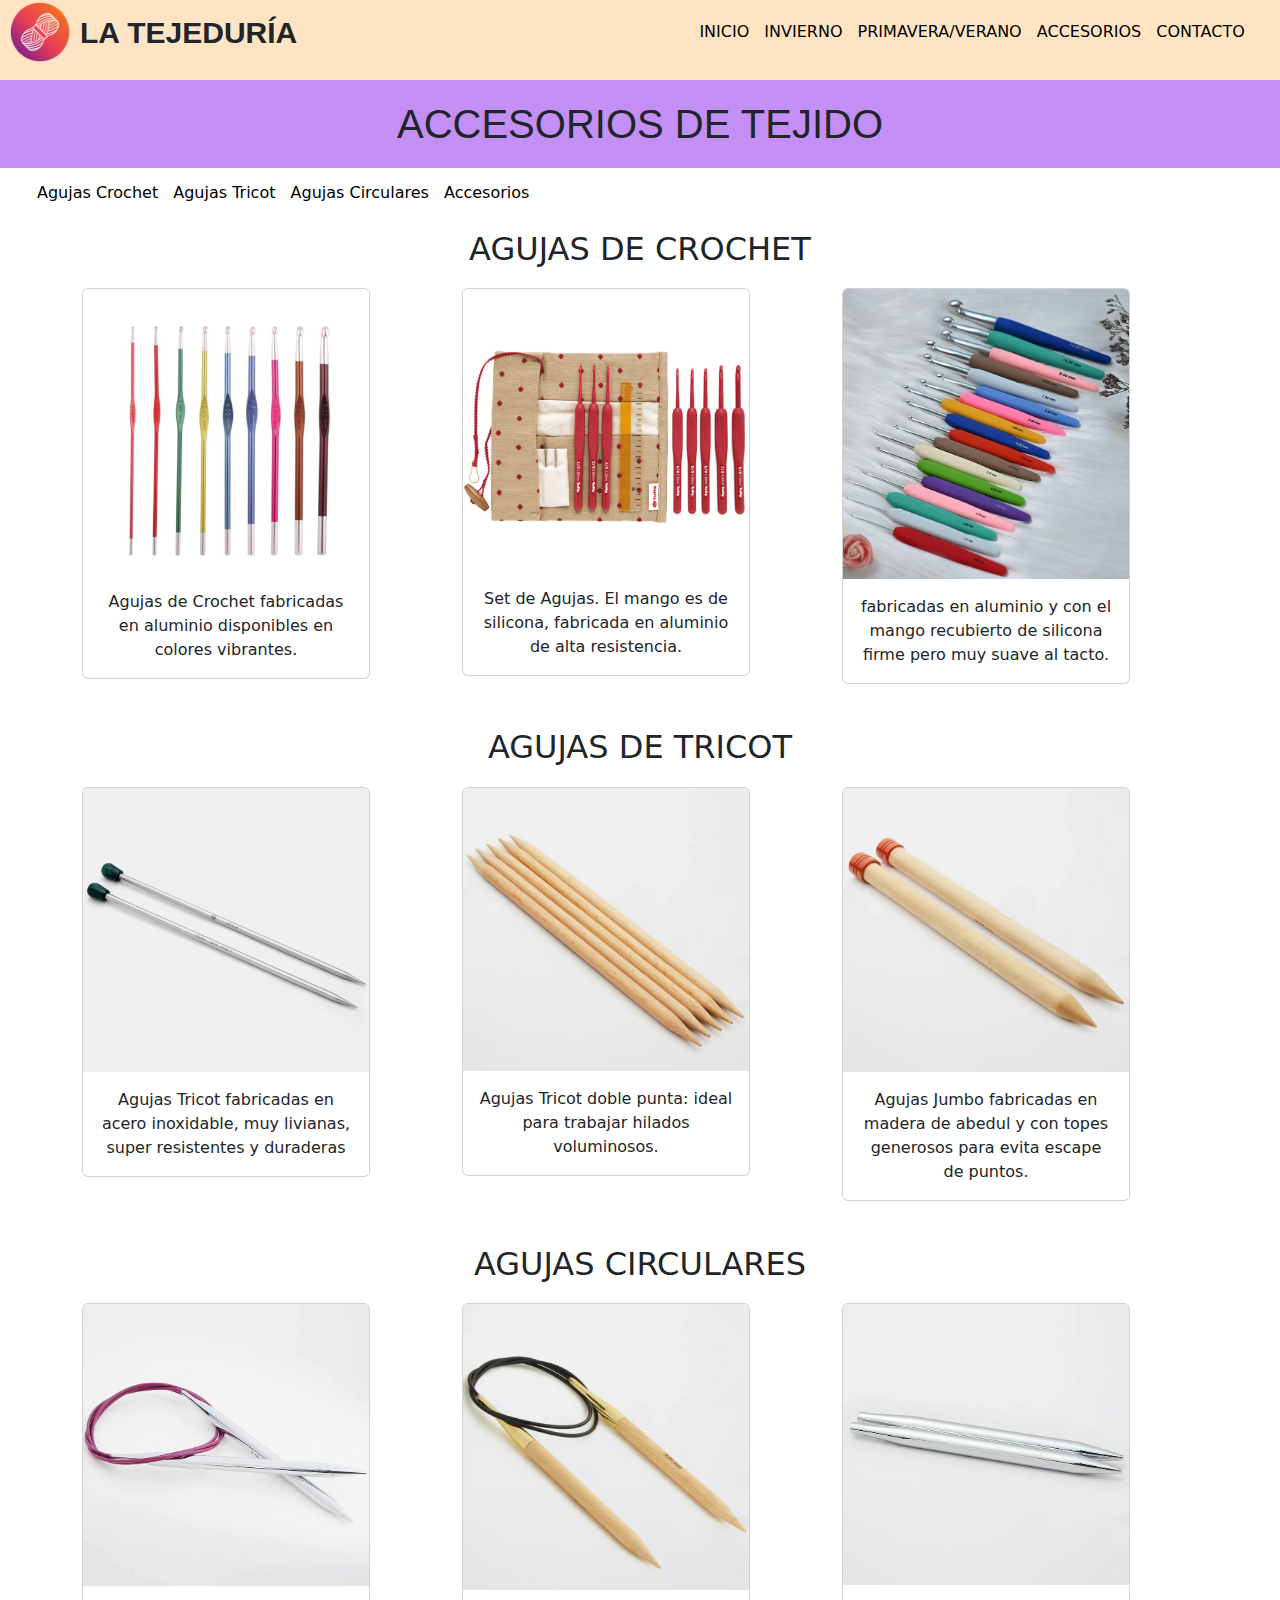
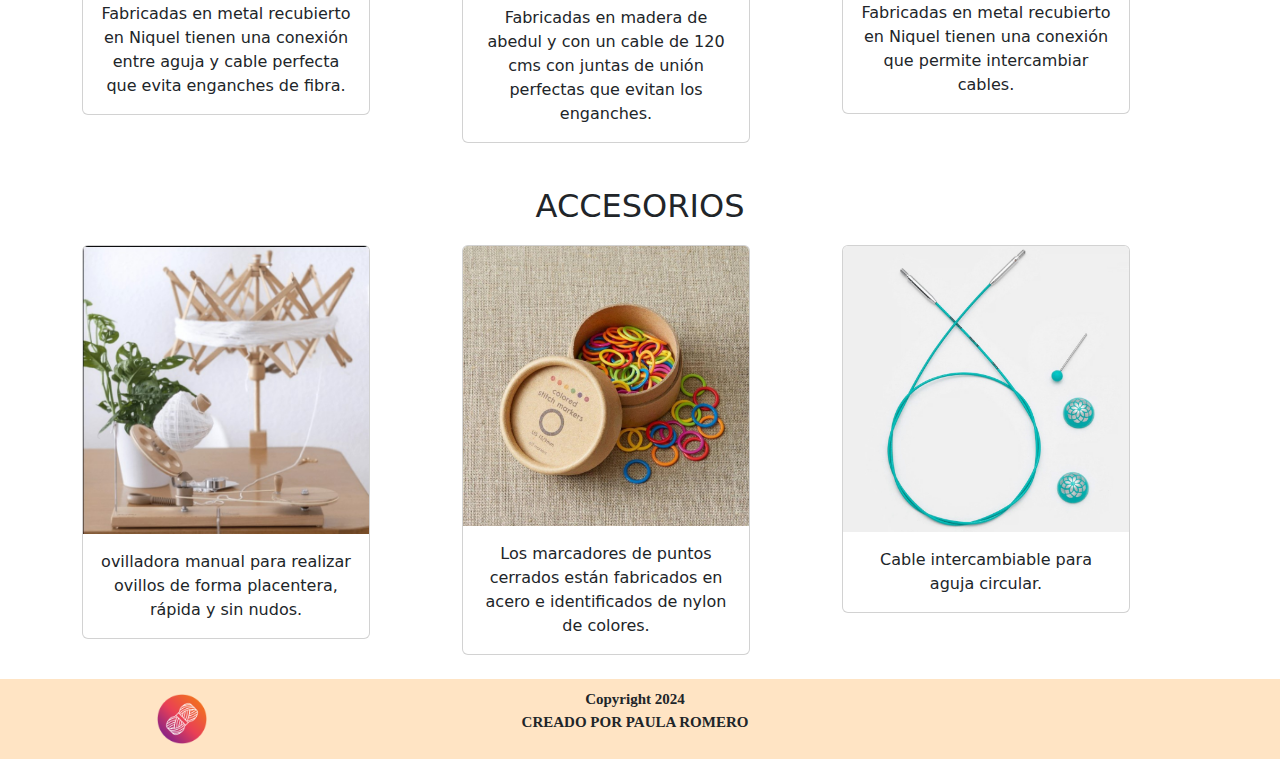
<file: pages/Accesorios.html>
<!DOCTYPE html>
<html lang="en">

<head>
    <meta charset="UTF-8">
    <meta name="viewport" content="width=device-width, initial-scale=1.0">
    <meta name="keywords" content="lana, tejido, cashmilon, agujas rectas, agujas de crochet, tricot, agujas circulares, accesorios de tejido, clases de tejido">
    <meta name="description" content="La Tejeduría, proovedor de insumos de tejido artesanal e industrial. Ofrecemos talleres y clases de tejido.">
    <link rel="icon" href="../icons/favicon.ico" type="image/x-icon">
    <link rel="stylesheet" href="https://cdnjs.cloudflare.com/ajax/libs/font-awesome/6.6.0/css/all.min.css"
        integrity="sha512-Kc323vGBEqzTmouAECnVceyQqyqdsSiqLQISBL29aUW4U/M7pSPA/gEUZQqv1cwx4OnYxTxve5UMg5GT6L4JJg=="
        crossorigin="anonymous" referrerpolicy="no-referrer" />
    <!--animate.style-->
    <link rel="stylesheet" href="https://cdnjs.cloudflare.com/ajax/libs/animate.css/4.1.1/animate.min.css" />
    <link rel="stylesheet" href="	https://cdn.jsdelivr.net/npm/bootstrap@5.3.3/dist/css/bootstrap.min.css">
    <link rel="stylesheet" href="../css/style.css">
    <title>ACCESORIOS</title>
</head>

<body>
    <header id="header">
        <nav id="navBar">
            <div id="navBar__Logo" class="animate__animated animate__lightSpeedInLeft">
                <figure>
                    <img class="logo-header" src="../icons/logo.png" alt="logoHeader">
                </figure>
                <p>LA TEJEDURÍA</p>
            </div>
            <!-- Checkbox to toggle  dropdown menu -->
            <input type="checkbox" id="toggle-menu">
            <!-- lable for mediaquery menu -->
            <label for="toggle-menu" class="hamburger">&#9776;</label>

            <ul id="menu">
                <li><a href="../index.html">INICIO</a></li>
                <li><a href="Invierno.html">INVIERNO</a></li>
                <li><a href="PrimaveraVerano.html">PRIMAVERA/VERANO</a></li>
                <li><a href="#">ACCESORIOS</a></li>
                <li><a href="Contacto.html">CONTACTO</a></li>
                <li><a href=""><i class="fa-solid fa-magnifying-glass"></i></a></li>
                <li><a href=""><i class="fa-solid fa-user"></i></a></li>
            </ul>
        </nav>
    </header>
    <main>
        <H1 class="accesorios__h1">ACCESORIOS DE TEJIDO</H1>

        <section id="linksAccesorios">
            <ul>
                <li><a href="#agujasCrochet">Agujas Crochet</a></li> <!--LINK TO SAME PAGE COME BACK TO THIS-->
                <li><a href="#agujasTricot">Agujas Tricot</a></li>
                <li><a href="#agujasCirculares">Agujas Circulares</a></li>
                <li><a href="#accesorios">Accesorios</a></li>
            </ul>
        </section>


        <!--AGUJAS CROCHET.-->
        <section id="agujasCrochet">
            <div class="crochet__h2">
                <h2>AGUJAS DE CROCHET</h2>
            </div>
            <div class="container text-center">
                <div class="row">
                    <div class="col pb-4">
                        <div class="card" style="width: 18rem;">
                            <img src="../images/agujacrochet.jpg" class="card-img-top" alt="crochet de metal">
                            <div class="card-body">
                                <p class="card-text">Agujas de Crochet fabricadas en aluminio disponibles en colores
                                    vibrantes.</p>
                            </div>
                        </div>
                    </div>
                    <div class="col pb-4">
                        <div class="card" style="width: 18rem;">
                            <img src="../images/agujacrochet1.jpg" class="card-img-top" alt="Set Tulip">
                            <div class="card-body">
                                <p class="card-text">Set de Agujas. El mango es de silicona, fabricada en aluminio
                                    de
                                    alta resistencia.</p>
                            </div>
                        </div>
                    </div>
                    <div class="col pb-4">
                        <div class="card" style="width: 18rem;">
                            <img src="../images/agujacrochet2.jpg" class="card-img-top" alt="crochet de silicona">
                            <div class="card-body">
                                <p class="card-text">fabricadas en aluminio y con el mango recubierto de silicona
                                    firme
                                    pero muy suave al tacto. </p>
                            </div>
                        </div>
                    </div>
                </div>
            </div>
            </div>
        </section>



        <!--AGUJAS TRICOT-->
        <section id="agujasTricot">
            <div class="tricot__h2">
                <h2>AGUJAS DE TRICOT</h2>
            </div>
            <div class="container text-center">
                <div class="row">
                    <div class="col pb-4">
                        <div class="card" style="width: 18rem;">
                            <img src="../images/rectas.jpg" class="card-img-top" alt="rectas ">
                            <div class="card-body">
                                <p class="card-text">Agujas Tricot fabricadas en acero inoxidable, muy livianas, super
                                    resistentes y duraderas</p>
                            </div>
                        </div>
                    </div>
                    <div class="col pb-4">
                        <div class="card" style="width: 18rem;">
                            <img src="../images/rectas1.jpg" class="card-img-top" alt="rectas doble punta">
                            <div class="card-body">
                                <p class="card-text">Agujas Tricot doble punta: ideal para trabajar hilados voluminosos.
                                </p>
                            </div>
                        </div>
                    </div>
                    <div class="col pb-4">
                        <div class="card" style="width: 18rem;">
                            <img src="../images/rectas2.jpg" class="card-img-top" alt="rectas jumbo">
                            <div class="card-body">
                                <p class="card-text">Agujas Jumbo fabricadas en madera de abedul y con topes generosos
                                    para evita escape de puntos.</p>
                            </div>
                        </div>
                    </div>
                </div>
            </div>
            </div>
        </section>


        <!--AGUJAS CIRCULARES-->
        <section id="agujasCirculares">
            <div class="circulares__h2">
                <h2>AGUJAS CIRCULARES</h2>
            </div>
            <div class="container text-center">
                <div class="row">
                    <div class="col pb-4">
                        <div class="card" style="width: 18rem;">
                            <img src="../images/circulares.jpg" class="card-img-top" alt="circular metal">
                            <div class="card-body">
                                <p class="card-text">Fabricadas en metal recubierto en Niquel tienen una conexión entre
                                    aguja y cable perfecta que evita enganches de fibra.</p>
                            </div>
                        </div>
                    </div>
                    <div class="col pb-4">
                        <div class="card" style="width: 18rem;">
                            <img src="../images/circulares1.jpg" class="card-img-top" alt="circular birch">
                            <div class="card-body">
                                <p class="card-text"> Fabricadas en madera de abedul y con un cable de 120 cms con
                                    juntas de unión perfectas que evitan los enganches.</p>
                            </div>
                        </div>
                    </div>
                    <div class="col pb-4">
                        <div class="card" style="width: 18rem;">
                            <img src="../images/circulares2.jpg" class="card-img-top" alt="intercambiables ">
                            <div class="card-body">
                                <p class="card-text">Fabricadas en metal recubierto en Niquel tienen una conexión que
                                    permite intercambiar cables.</p>
                            </div>
                        </div>
                    </div>
                </div>
            </div>
            </div>
        </section>


        <!--ACCESORIOS-->
        <section id="accesorios">
            <div class="accesorios__h2">
                <h2>ACCESORIOS</h2>
            </div>
            <div class="container text-center">
                <div class="row">
                    <div class="col pb-4">
                        <div class="card" style="width: 18rem;">
                            <img src="../images/accesorio.jpg" class="card-img-top" alt="Devanador">
                            <div class="card-body">
                                <p class="card-text">ovilladora manual para realizar ovillos de forma placentera, rápida
                                    y sin nudos. </p>
                            </div>
                        </div>
                    </div>
                    <div class="col pb-4">
                        <div class="card" style="width: 18rem;">
                            <img src="../images/accesorio1.jpg" class="card-img-top" alt="Marcador de puntos">
                            <div class="card-body">
                                <p class="card-text">Los marcadores de puntos cerrados están fabricados en acero e
                                    identificados de nylon de colores.</p>
                            </div>
                        </div>
                    </div>
                    <div class="col pb-4">
                        <div class="card" style="width: 18rem;">
                            <img src="../images/accesorio2.jpg" class="card-img-top" alt="cable intercambiable">
                            <div class=" card-body ">
                                <p class=" card-text">Cable intercambiable para aguja circular.</p>
                            </div>
                        </div>
                    </div>
                </div>
            </div>
            </div>
        </section>





    </main>
    <footer id="footer">
        <section class="footer-logo">
            <img src="../icons/logo.png" alt="">
        </section>
        <section class="footer-copyright">
            <article>
                <p>Copyright 2024 <br> CREADO POR PAULA ROMERO</p>
            </article>
        </section>
        <section class="footer-redes">
            <a href=""><i class="fa-brands fa-facebook"></i></a>
            <a href=""><i class="fa-brands fa-instagram"></i></a>
            <a href=""><i class="fa-brands fa-youtube"></i></a>
            <a href=""><i class="fa-brands fa-whatsapp"></i></a>
        </section>

    </footer>
    <script src="https://cdn.jsdelivr.net/npm/bootstrap@5.3.3/dist/js/bootstrap.bundle.min.js"></script>
</body>

</html>
</file>
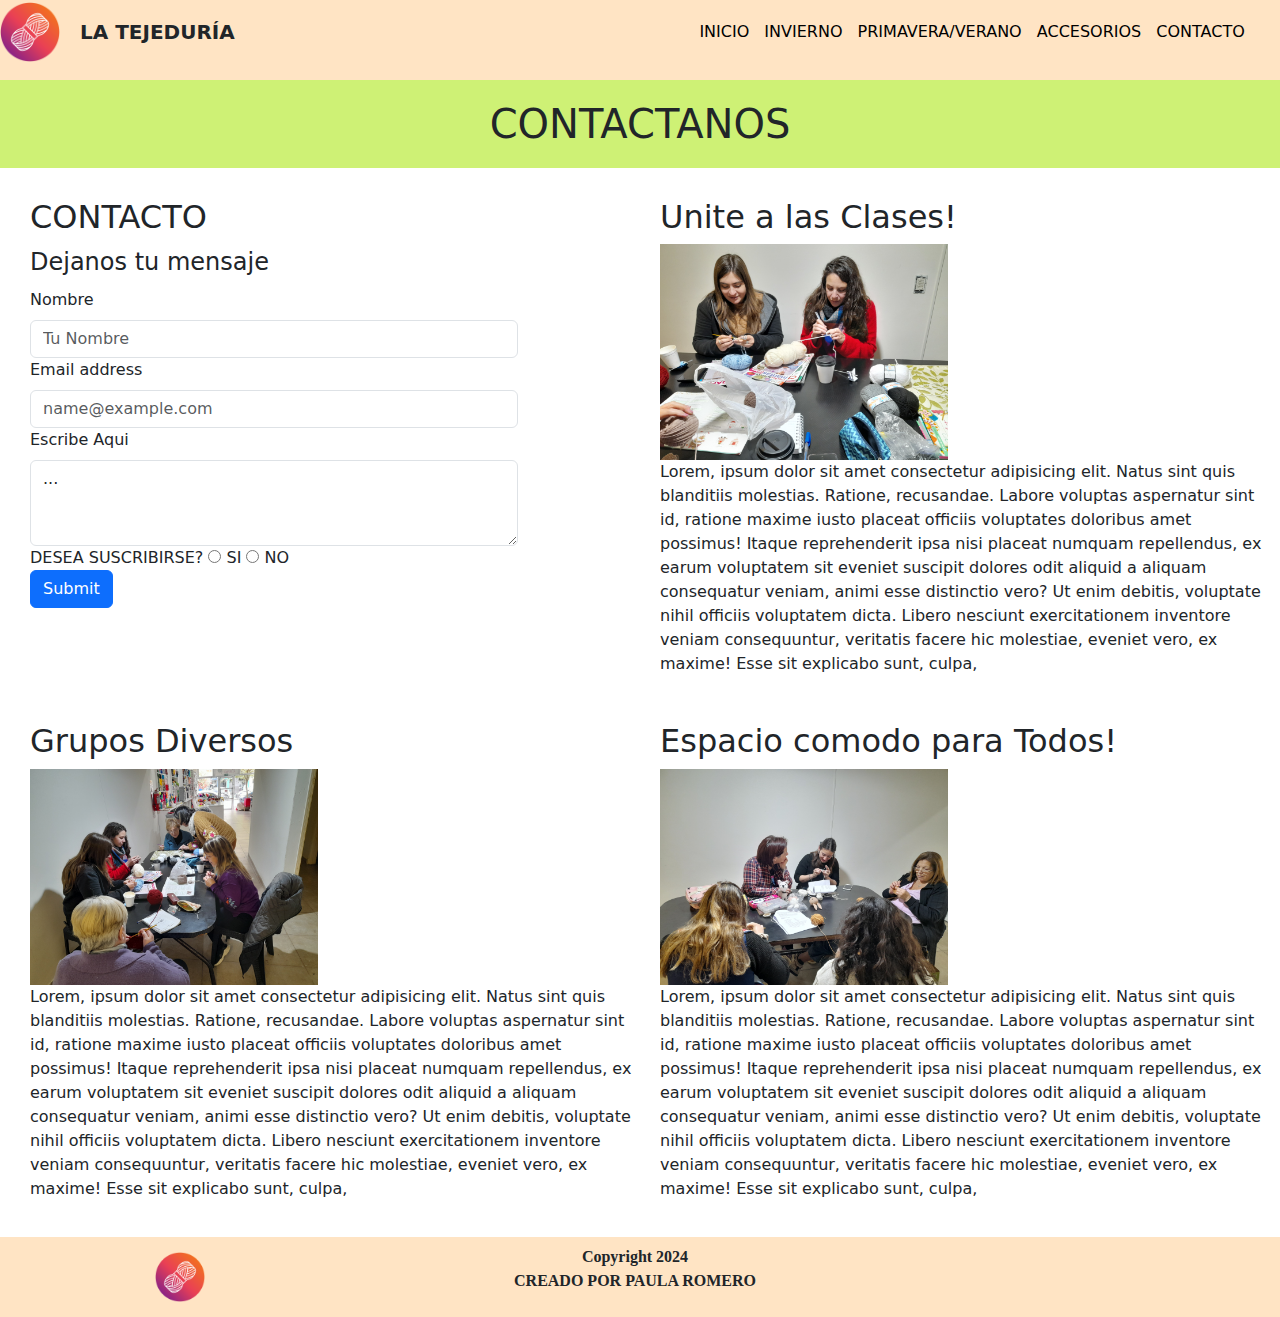
<file: pages/Contacto.html>
<!DOCTYPE html>
<html lang="en">

<head>
    <meta charset="UTF-8">
    <meta name="viewport" content="width=device-width, initial-scale=1.0">
    <link rel="stylesheet" href="https://cdnjs.cloudflare.com/ajax/libs/font-awesome/6.6.0/css/all.min.css"
        integrity="sha512-Kc323vGBEqzTmouAECnVceyQqyqdsSiqLQISBL29aUW4U/M7pSPA/gEUZQqv1cwx4OnYxTxve5UMg5GT6L4JJg=="
        crossorigin="anonymous" referrerpolicy="no-referrer" />
    <link rel="stylesheet" href="	https://cdn.jsdelivr.net/npm/bootstrap@5.3.3/dist/css/bootstrap.min.css">
    <link rel="stylesheet" href="../style.css">
    <title>CONTACTO</title>
</head>

<body id="contactoBody">
    <header id="header">
        <nav id="navBar">
            <div id="navBar__Logo">
                <figure>
                    <img class="logo-header" src="/icons/logo.png" alt="logoHeader">
                </figure>
                <p>LA TEJEDURÍA</p>
            </div>
            <ul>
                <li><a href="../index.html">INICIO</a></li>
                <li><a href="Invierno.html">INVIERNO</a></li>
                <li><a href="PrimaveraVerano.html">PRIMAVERA/VERANO</a></li>
                <li><a href="Accesorios.html">ACCESORIOS</a></li>
                <li><a href="#">CONTACTO</a></li>
                <li><a href=""><i class="fa-solid fa-magnifying-glass"></i></a></li>
                <li><a href=""><i class="fa-solid fa-user"></i></a></li>
            </ul>
        </nav>
    </header>
    <main id="mainContacto">
        <H1 class="h1__contact--1">CONTACTANOS</H1>
        <section class="grid__container--2">

            <!--form-->

            <div id="form" class="form">
                <h2>CONTACTO</h2>
                <fieldset>
                    <legend>Dejanos tu mensaje</legend>

                    <form action="#" class="contactForm">
                        <label for="input1" class="form-label">Nombre</label>
                        <input type="email" class="form-control" id="form__input--1" placeholder="Tu Nombre">
                        <label for="input2" class="form-label">Email address</label>
                        <input type="email" class="form-control" id="form__input--2" placeholder="name@example.com">
                        <label for="exampleFormControlTextarea1" class="form-label">Escribe Aqui</label>
                        <textarea class="form-control" id="exampleFormControlTextarea1" rows="3"
                            cols="20">...</textarea>
                        <label for="suscripcion">DESEA SUSCRIBIRSE?</label>
                        <input type="radio" id="radioSuscripcion" name="SI" value="SI" />
                        <label for="radioSuscripcion">SI</label>
                        <input type="radio" id="radioSuscripcion1" name="NO" value="NO" />
                        <label for="radioSuscripcion">NO</label>
                        <br>
                        <input class="btn btn-primary" type="submit" value="Submit">
                    </form>
                </fieldset>
                

            </div>
            <!-- Clases-->
            <div id="clase">
                <h2>Unite a las Clases!</h2>
                <div class="cardContacto" style="width: 18rem;">
                    <img src="../images/clases/20231103_153229.jpg" class="card-img-top" alt="Clases1">
                </div>

                <p class="clase__p--1">Lorem, ipsum dolor sit amet consectetur adipisicing elit. Natus sint quis blanditiis molestias.
                    Ratione, recusandae. Labore voluptas aspernatur sint id, ratione maxime iusto placeat officiis
                    voluptates doloribus amet possimus! Itaque reprehenderit ipsa nisi placeat numquam repellendus, ex
                    earum voluptatem sit eveniet suscipit dolores odit aliquid a aliquam consequatur veniam, animi esse
                    distinctio vero? Ut enim debitis, voluptate nihil officiis voluptatem dicta. Libero nesciunt
                    exercitationem inventore veniam consequuntur, veritatis facere hic molestiae, eveniet vero, ex
                    maxime! Esse sit explicabo sunt, culpa, </p>
            </div>

            <div id="clase2">
                <h2>Grupos Diversos</h2>
                <div class="cardContacto" style="width: 18rem;">
                    <img src="../images/clases/20231103_153126.jpg" class="card-img-top" alt="Clases1">
                </div>

                <p class="clase__p--2">Lorem, ipsum dolor sit amet consectetur adipisicing elit. Natus sint quis blanditiis molestias.
                    Ratione, recusandae. Labore voluptas aspernatur sint id, ratione maxime iusto placeat officiis
                    voluptates doloribus amet possimus! Itaque reprehenderit ipsa nisi placeat numquam repellendus, ex
                    earum voluptatem sit eveniet suscipit dolores odit aliquid a aliquam consequatur veniam, animi esse
                    distinctio vero? Ut enim debitis, voluptate nihil officiis voluptatem dicta. Libero nesciunt
                    exercitationem inventore veniam consequuntur, veritatis facere hic molestiae, eveniet vero, ex
                    maxime! Esse sit explicabo sunt, culpa, </p>
            </div>
            <div id="clase3">
                <h2>Espacio comodo para Todos!</h2>
                <div class="cardContacto" style="width: 18rem;">
                    <img src="../images/clases/20231030_102930.jpg" class="card-img-top" alt="Clases1">
                </div>

                <p class="clase__p--3">Lorem, ipsum dolor sit amet consectetur adipisicing elit. Natus sint quis blanditiis molestias.
                    Ratione, recusandae. Labore voluptas aspernatur sint id, ratione maxime iusto placeat officiis
                    voluptates doloribus amet possimus! Itaque reprehenderit ipsa nisi placeat numquam repellendus, ex
                    earum voluptatem sit eveniet suscipit dolores odit aliquid a aliquam consequatur veniam, animi esse
                    distinctio vero? Ut enim debitis, voluptate nihil officiis voluptatem dicta. Libero nesciunt
                    exercitationem inventore veniam consequuntur, veritatis facere hic molestiae, eveniet vero, ex
                    maxime! Esse sit explicabo sunt, culpa, </p>
            </div>


        </section>





    </main>
    <footer id="footer">
        <section class="footer-logo">
            <img src="/icons/logo.png" alt="">
        </section>
        <section class="footer-copyright">
            <article>
                <p>Copyright 2024 <br> CREADO POR PAULA ROMERO</p>
            </article>
        </section>
        <section class="footer-redes">
            <a href=""><i class="fa-brands fa-facebook"></i></a>
            <a href=""><i class="fa-brands fa-instagram"></i></a>
            <a href=""><i class="fa-brands fa-youtube"></i></a>
            <a href=""><i class="fa-brands fa-whatsapp"></i></a>
        </section>

    </footer>
    <script src="https://cdn.jsdelivr.net/npm/bootstrap@5.3.3/dist/js/bootstrap.bundle.min.js"></script>

</body>

</html>
</file>
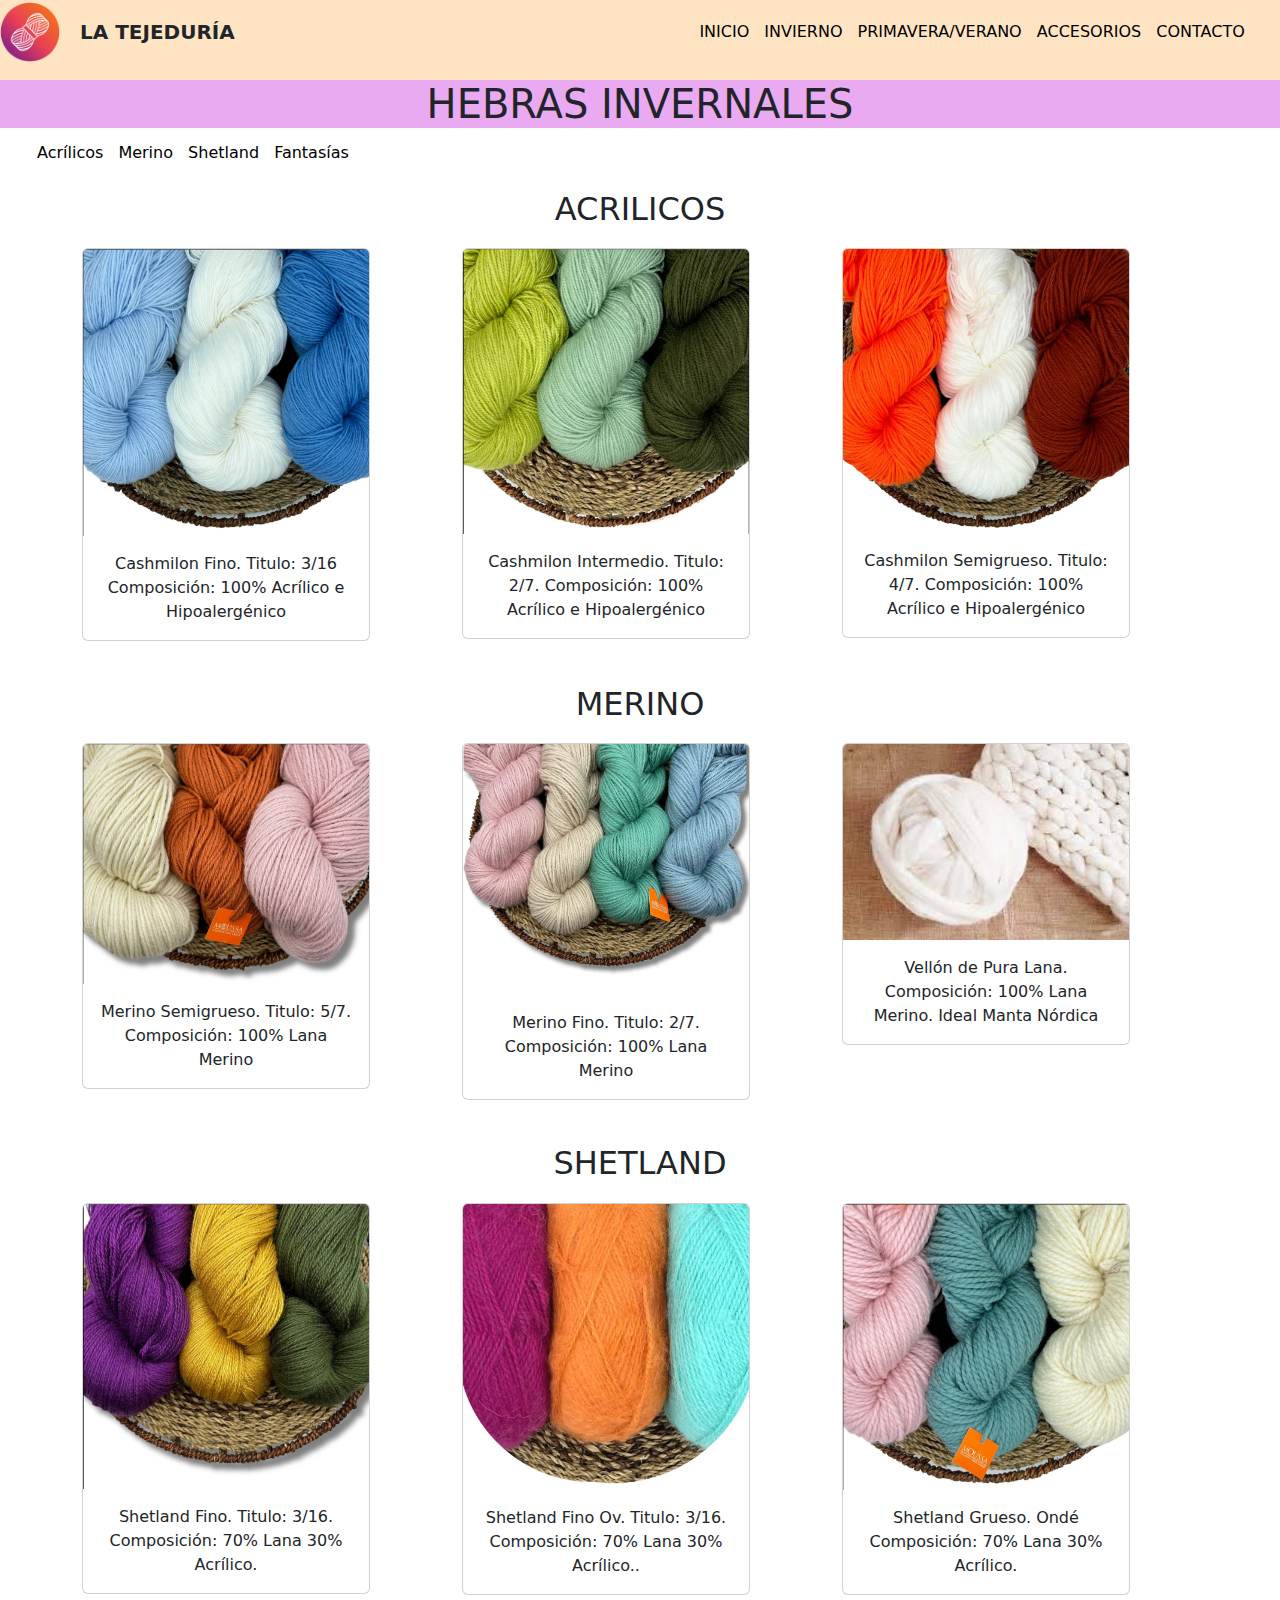
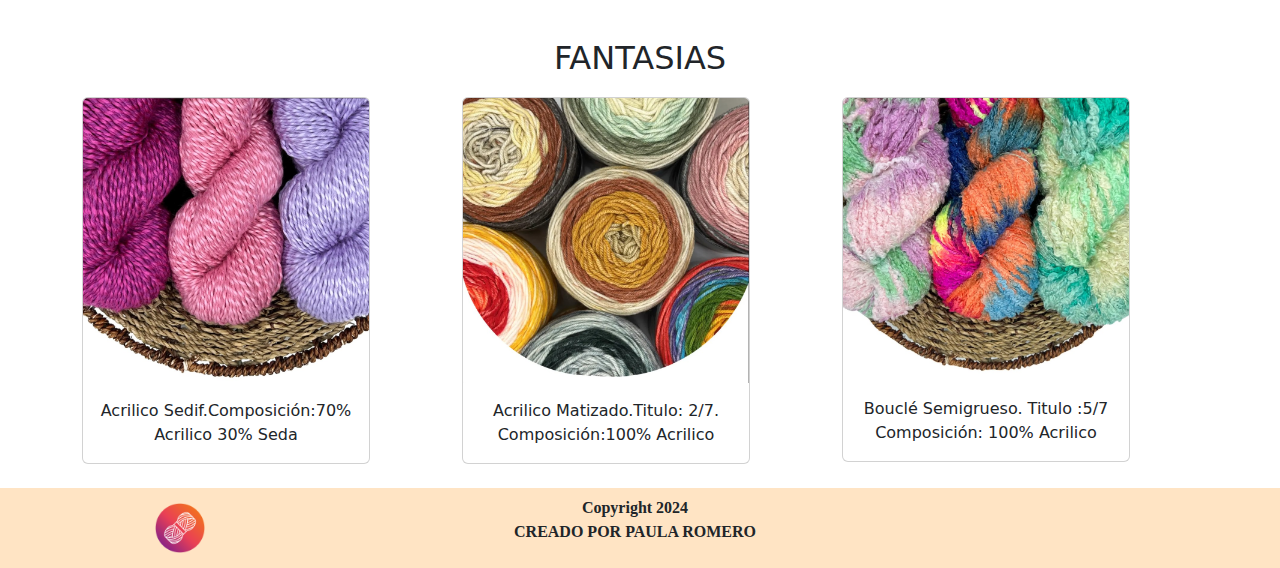
<file: pages/Invierno.html>
<!DOCTYPE html>
<html lang="en">

<head>
    <meta charset="UTF-8">
    <meta name="viewport" content="width=device-width, initial-scale=1.0">
    <link rel="stylesheet" href="https://cdnjs.cloudflare.com/ajax/libs/font-awesome/6.6.0/css/all.min.css"
        integrity="sha512-Kc323vGBEqzTmouAECnVceyQqyqdsSiqLQISBL29aUW4U/M7pSPA/gEUZQqv1cwx4OnYxTxve5UMg5GT6L4JJg=="
        crossorigin="anonymous" referrerpolicy="no-referrer" />
    <link rel="stylesheet" href="	https://cdn.jsdelivr.net/npm/bootstrap@5.3.3/dist/css/bootstrap.min.css">

    <link rel="stylesheet" href="../style.css">
    <title>INVIERNO</title>
</head>

<body>
    <header id="header">
        <nav id="navBar">
            <div id="navBar__Logo">
                <figure>
                    <img class="logo-header" src="../icons/logo.png" alt="logoHeader">
                </figure>
                <p>LA TEJEDURÍA</p>
            </div>
            <ul>
                <li><a href="../index.html">INICIO</a></li>
                <li><a href="#">INVIERNO</a></li>
                <li><a href="PrimaveraVerano.html">PRIMAVERA/VERANO</a></li>
                <li><a href="Accesorios.html">ACCESORIOS</a></li>
                <li><a href="Contacto.html">CONTACTO</a></li>
                <li><a href=""><i class="fa-solid fa-magnifying-glass"></i></a></li>
                <li><a href=""><i class="fa-solid fa-user"></i></a></li>
        </nav>
    </header>

    <main id="main__invierno">
        <H1 class="hebras__h1">HEBRAS INVERNALES</H1>

        <section id="linksHebras">
            <ul>
                <li><a href="#acrilicos">Acrílicos</a></li>
                <li><a href="#merino">Merino</a></li>
                <li><a href="#shetland">Shetland</a></li>
                <li><a href="#fantasias">Fantasías</a></li>
            </ul>
        </section>

        <!--ACRILICOS-->
        <section id="acrilicos">
            <div class="acrilicos__h2">
                <h2>ACRILICOS</h2>
            </div>
            <div class="container text-center">
                <div class="row justify-content-center">
                    <div class="col pb-4 ">
                        <div class="card" style="width: 18rem;">
                            <img src="../images/cashfino.jpg" class="card-img-top" alt="Cashmilon Fino">
                            <div class="card-body">
                                <p class="card-text">Cashmilon Fino. Titulo: 3/16 Composición: 100% Acrílico e
                                    Hipoalergénico</p>
                            </div>
                        </div>
                    </div>
                    <div class="col pb-4">
                        <div class="card" style="width: 18rem;">
                            <img src="../images/cashintermedio.jpg" class="card-img-top" alt="Cashmilon Intermedio">
                            <div class="card-body">
                                <p class="card-text">Cashmilon Intermedio. Titulo: 2/7. Composición: 100% Acrílico e
                                    Hipoalergénico</p>
                            </div>
                        </div>
                    </div>
                    <div class="col pb-4">
                        <div class="card" style="width: 18rem;">
                            <img src="../images/cashsemigrueso.jpg" class="card-img-top" alt="Cashmilon Semigrueso">
                            <div class="card-body">
                                <p class="card-text">Cashmilon Semigrueso. Titulo: 4/7. Composición: 100% Acrílico e
                                    Hipoalergénico</p>
                            </div>
                        </div>
                    </div>

                </div>
            </div>
            </div>
        </section>



        <!--MERINO-->
        <section id="merino">
            <div class="merino__h2">
                <h2>MERINO</h2>
            </div>
            <div class="container text-center">
                <div class="row">
                    <div class="col pb-4">
                        <div class="card" style="width: 18rem;">
                            <img src="../images/merinoSemigrueso.jpg" class="card-img-top" alt="Merino Semigrueso">
                            <div class="card-body">
                                <p class="card-text">Merino Semigrueso. Titulo: 5/7. Composición: 100% Lana Merino</p>
                            </div>
                        </div>
                    </div>
                    <div class="col pb-4">
                        <div class="card" style="width: 18rem;">
                            <img src="../images/merinoFino.jpg" class="card-img-top" alt="Merino Fino">
                            <div class="card-body">
                                <p class="card-text">Merino Fino. Titulo: 2/7. Composición: 100% Lana Merino</p>
                            </div>
                        </div>
                    </div>
                    <div class="col pb-4">
                        <div class="card" style="width: 18rem;">
                            <img src="../images/merinoVellon.jpg" class="card-img-top" alt="Vellon Merino">
                            <div class="card-body">
                                <p class="card-text">Vellón de Pura Lana. Composición: 100% Lana Merino. Ideal Manta
                                    Nórdica</p>
                            </div>
                        </div>
                    </div>
                </div>
            </div>
            </div>
        </section>


        <!--SHETLAND-->
        <section id="shetland">
            <div class="shetland__h2">
                <h2>SHETLAND</h2>
            </div>
            <div class="container text-center">
                <div class="row">
                    <div class="col pb-4">
                        <div class="card" style="width: 18rem;">
                            <img src="../images/shetlandFino.jpg" class="card-img-top" alt="Shetland Fino">
                            <div class="card-body">
                                <p class="card-text">Shetland Fino. Titulo: 3/16. Composición: 70% Lana 30% Acrílico.
                                </p>
                            </div>
                        </div>
                    </div>
                    <div class="col pb-4">
                        <div class="card" style="width: 18rem;">
                            <img src="../images/shetlandOvillo.jpg" class="card-img-top" alt="Shetland Ovillo">
                            <div class="card-body">
                                <p class="card-text">Shetland Fino Ov. Titulo: 3/16. Composición: 70% Lana 30%
                                    Acrílico..</p>
                            </div>
                        </div>
                    </div>
                    <div class="col pb-4">
                        <div class="card" style="width: 18rem;">
                            <img src="../images/shetlandGrueso.jpg" class="card-img-top" alt="Shetland Grueso">
                            <div class="card-body">
                                <p class="card-text">Shetland Grueso. Ondé Composición: 70% Lana 30% Acrílico.</p>
                            </div>
                        </div>
                    </div>
                </div>
            </div>
            </div>
        </section>


        <!--FANTASÍAS-->
        <section id="fantasias">
            <div class="fantasias__h2">
                <h2>FANTASIAS</h2>
            </div>
            <div class="container text-center">
                <div class="row">
                    <div class="col pb-4">
                        <div class="card" style="width: 18rem;">
                            <img src="../images/fantasiaSeda.jpg" class="card-img-top" alt="Acrilico Sedificado">
                            <div class="card-body">
                                <p class="card-text">Acrilico Sedif.Composición:70% Acrilico 30% Seda</p>
                            </div>
                        </div>
                    </div>
                    <div class="col pb-4">
                        <div class="card" style="width: 18rem;">
                            <img src="../images/fantasiaOvillo.jpg" class="card-img-top" alt="Cashmilon Ovillo">
                            <div class="card-body">
                                <p class="card-text">Acrilico Matizado.Titulo: 2/7. Composición:100% Acrilico</p>
                            </div>
                        </div>
                    </div>
                    <div class="col pb-4">
                        <div class="card" style="width: 18rem;">
                            <img src="../images/fantasiaBoucle.jpg" class="card-img-top" alt="Boucle Matizado">
                            <div class="card-body">
                                <p class="card-text">Bouclé Semigrueso. Titulo :5/7 Composición: 100% Acrilico</p>
                            </div>
                        </div>
                    </div>
                </div>
            </div>
            </div>
        </section>


    </main>

    <footer id="footer">
        <section class="footer-logo">
            <img src="../icons/logo.png" alt="">
        </section>
        <section class="footer-copyright">
            <article>
                <p>Copyright 2024 <br> CREADO POR PAULA ROMERO</p>
            </article>
        </section>
        <section class="footer-redes">
            <a href=""><i class="fa-brands fa-facebook"></i></a>
            <a href=""><i class="fa-brands fa-instagram"></i></a>
            <a href=""><i class="fa-brands fa-youtube"></i></a>
            <a href=""><i class="fa-brands fa-whatsapp"></i></a>
        </section>

    </footer>
    <script src="https://cdn.jsdelivr.net/npm/bootstrap@5.3.3/dist/js/bootstrap.bundle.min.js"></script>

</body>

</html>
</file>
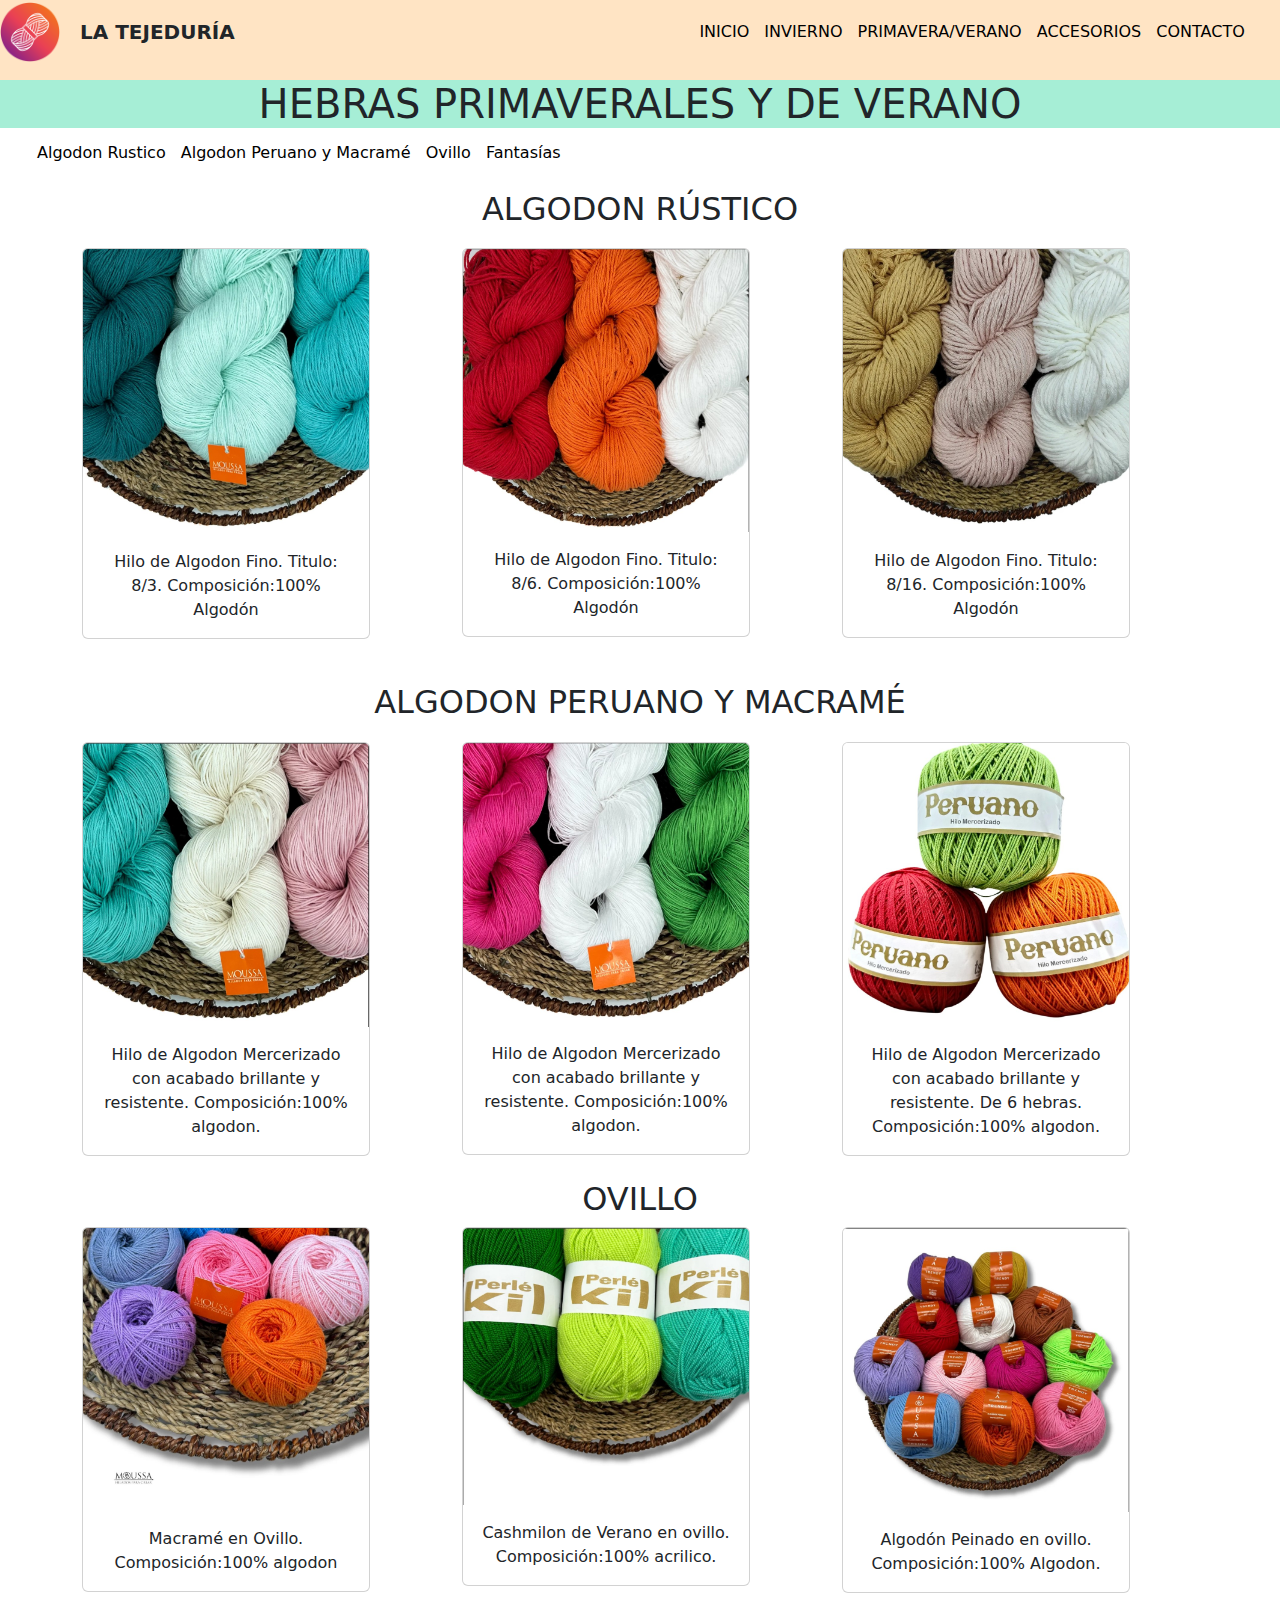
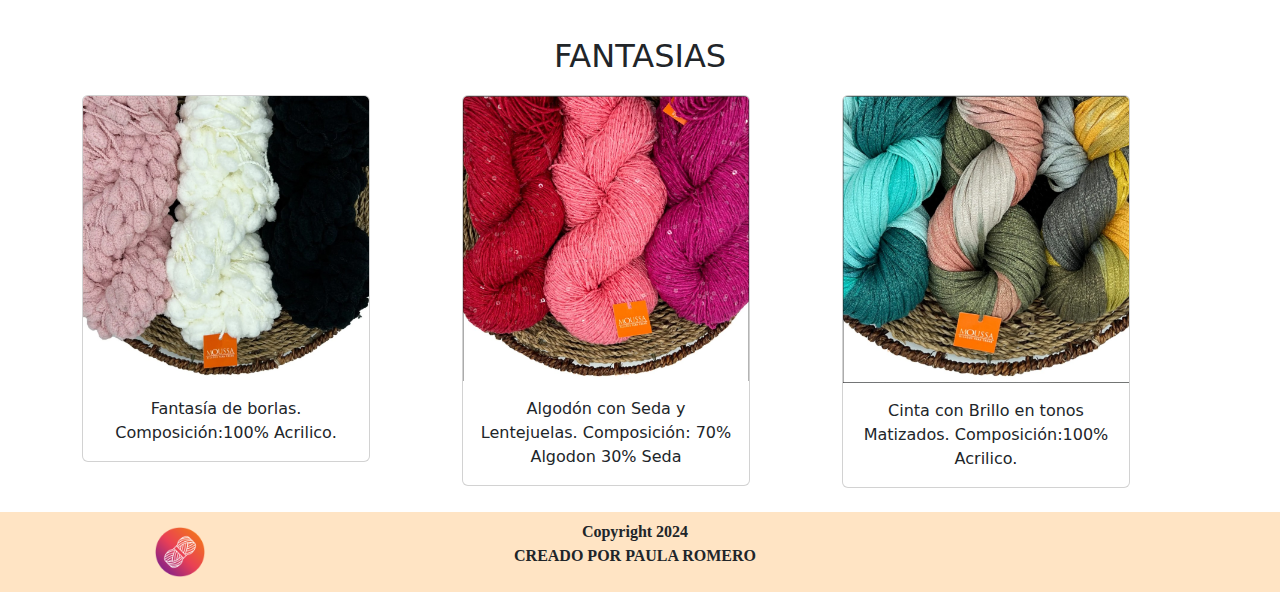
<file: pages/PrimaveraVerano.html>
<!DOCTYPE html>
<html lang="en">
<head>
    <meta charset="UTF-8">
    <meta name="viewport" content="width=device-width, initial-scale=1.0">
    <link rel="stylesheet" href="https://cdnjs.cloudflare.com/ajax/libs/font-awesome/6.6.0/css/all.min.css"
        integrity="sha512-Kc323vGBEqzTmouAECnVceyQqyqdsSiqLQISBL29aUW4U/M7pSPA/gEUZQqv1cwx4OnYxTxve5UMg5GT6L4JJg=="
        crossorigin="anonymous" referrerpolicy="no-referrer" />
        <link rel="stylesheet" href="	https://cdn.jsdelivr.net/npm/bootstrap@5.3.3/dist/css/bootstrap.min.css">

    <link rel="stylesheet" href="../style.css">
    <title> PRIMAVERA / VERANO</title>
</head>
<body>
    <header id="header">
        <nav id="navBar">
            <div id="navBar__Logo">
                <figure>
                    <img class="logo-header" src="/icons/logo.png" alt="logoHeader">
                </figure>
                <p>LA TEJEDURÍA</p>
            </div>
            <ul>
                <li><a href="../index.html">INICIO</a></li>
                <li><a href="Invierno.html">INVIERNO</a></li>
                <li><a href="#">PRIMAVERA/VERANO</a></li>
                <li><a href="Accesorios.html">ACCESORIOS</a></li>
                <li><a href="Contacto.html">CONTACTO</a></li>
                <li><a href=""><i class="fa-solid fa-magnifying-glass"></i></a></li>
                <li><a href=""><i class="fa-solid fa-user"></i></a></li>
                
            </ul>
        </nav>
    </header>
    <main>
        <H1 class="hebrasVerano__h1">HEBRAS PRIMAVERALES Y DE VERANO</H1>

        <section id="linksHebras-verano">
            <ul>
                <li><a href="#algodonRustico">Algodon Rustico</a></li>
                <li><a href="#peruanoMacrame">Algodon Peruano y Macramé</a></li>
                <li><a href="#ovillos">Ovillo</a></li>
                <li><a href="#fantasiasVerano">Fantasías</a></li>
            </ul>
        </section>

        <!--ALG.-->
        <section id="algodonRustico">
            <div class="algodonRustico__h2">
                <h2>ALGODON RÚSTICO</h2>
            </div>
            <div class="container text-center">
                <div class="row">
                    <div class="col pb-4">
                        <div class="card" style="width: 18rem;">
                            <img src="../images/algodonrustico1.jpg" class="card-img-top" alt="8/3">
                            <div class="card-body">
                                <p class="card-text">Hilo de Algodon Fino. Titulo: 8/3. Composición:100% Algodón</p>
                            </div>
                        </div>
                    </div>
                    <div class="col pb-4">
                        <div class="card" style="width: 18rem;">
                            <img src="../images/algodonrustico.jpg" class="card-img-top" alt="8/6">
                            <div class="card-body">
                                <p class="card-text">Hilo de Algodon Fino. Titulo: 8/6. Composición:100% Algodón</p>
                            </div>
                        </div>
                    </div>
                    <div class="col pb-4">
                        <div class="card" style="width: 18rem;">
                            <img src="../images/algodonrustico2.jpg" class="card-img-top" alt="8/16">
                            <div class="card-body">
                                <p class="card-text">Hilo de Algodon Fino. Titulo: 8/16. Composición:100% Algodón</p>
                            </div>
                        </div>
                    </div>
                </div>
            </div>
            </div>
        </section>



        <!--PERUANO Y MACRAME-->
        <section id="peruanoMacrame">
            <div class="peruano__h2">
                <h2>ALGODON PERUANO Y MACRAMÉ</h2>
            </div>
            <div class="container text-center">
                <div class="row">
                    <div class="col pb-4">
                        <div class="card" style="width: 18rem;">
                            <img src="../images/peruanoMadeja.jpg" class="card-img-top" alt="peruano madeja">
                            <div class="card-body">
                                <p class="card-text">Hilo de Algodon Mercerizado con acabado brillante y resistente. Composición:100% algodon.</p>
                            </div>
                        </div>
                    </div>
                    <div class="col pb-4">
                        <div class="card" style="width: 18rem;">
                            <img src="../images/macrame.jpg" class="card-img-top" alt="macrame madeja">
                            <div class="card-body">
                                <p class="card-text">Hilo de Algodon Mercerizado con acabado brillante y resistente. Composición:100% algodon.</p>
                            </div>
                        </div>
                    </div>
                    <div class="col pb-4">
                        <div class="card" style="width: 18rem;">
                            <img src="../images/peruanoOvillo.jpg" class="card-img-top" alt="Peruano Ovillo 6 hebras">
                            <div class="card-body">
                                <p class="card-text">Hilo de Algodon Mercerizado con acabado brillante y resistente. De 6 hebras. Composición:100% algodon.</p>
                            </div>
                        </div>
                    </div>
                </div>
            </div>
            </div>
        </section>


        <!--ovillo-->
        <section id="ovillos">
            <div class="ovillos__h2">
                <h2>OVILLO</h2>
            </div>
            <div class="container text-center">
                <div class="row">
                    <div class="col pb-4">
                        <div class="card" style="width: 18rem;">
                            <img src="../images/ovillos.jpg" class="card-img-top" alt="ovillo">
                            <div class="card-body">
                                <p class="card-text">Macramé en Ovillo. Composición:100% algodon</p>
                            </div>
                        </div>
                    </div>
                    <div class="col pb-4">
                        <div class="card" style="width: 18rem;">
                            <img src="../images/ovillos1.jpg" class="card-img-top" alt="Cashmilon de Verano">
                            <div class="card-body">
                                <p class="card-text">Cashmilon de Verano en ovillo. Composición:100% acrilico.</p>
                            </div>
                        </div>
                    </div>
                    <div class="col pb-4">
                        <div class="card" style="width: 18rem;">
                            <img src="../images/ovillos2.jpg" class="card-img-top" alt="algodon ">
                            <div class="card-body">
                                <p class="card-text">Algodón Peinado en ovillo. Composición:100% Algodon.</p>
                            </div>
                        </div>
                    </div>
                </div>
            </div>
            </div>
        </section>


        <!--FANTASÍAS-->
        <section id="fantasiasVerano">
            <div class="fantasias__verano--h2">
                <h2>FANTASIAS</h2>
            </div>
            <div class="container text-center">
                <div class="row">
                    <div class="col pb-4">
                        <div class="card" style="width: 18rem;">
                            <img src="../images/fantasiaVerano.jpg" class="card-img-top" alt="Candy">
                            <div class="card-body">
                                <p class="card-text">Fantasía de borlas. Composición:100% Acrilico.</p>
                            </div>
                        </div>
                    </div>
                    <div class="col pb-4">
                        <div class="card" style="width: 18rem;">
                            <img src="../images/fantasiaVerano1.jpg" class="card-img-top" alt="Sirena">
                            <div class="card-body">
                                <p class="card-text"> Algodón con Seda y Lentejuelas. Composición: 70% Algodon 30% Seda</p>
                            </div>
                        </div>
                    </div>
                    <div class="col pb-4">
                        <div class="card" style="width: 18rem;">
                            <img src="../images/fantasiaVerano2.jpg" class="card-img-top" alt="Sprinkle">
                            <div class="card-body">
                                <p class="card-text">Cinta con Brillo en tonos Matizados. Composición:100% Acrilico.</p>
                            </div>
                        </div>
                    </div>
                </div>
            </div>
            </div>
        </section>


    </main>
    <footer id="footer">
        <section class="footer-logo">
            <img src="/icons/logo.png" alt="">
        </section>
        <section class="footer-copyright">
            <article>
                <p>Copyright 2024 <br> CREADO POR PAULA ROMERO</p>
            </article>
        </section>
        <section class="footer-redes">
            <a href=""><i class="fa-brands fa-facebook"></i></a>
            <a href=""><i class="fa-brands fa-instagram"></i></a>
            <a href=""><i class="fa-brands fa-youtube"></i></a>
            <a href=""><i class="fa-brands fa-whatsapp"></i></a>
        </section>

    </footer>
    <script src="https://cdn.jsdelivr.net/npm/bootstrap@5.3.3/dist/js/bootstrap.bundle.min.js"></script>

</body>
</html>
</file>
<file: css/style.css>
@charset "UTF-8";
/*Estilo reset*/
* {
  margin: 0;
  padding: 0;
  list-style: none;
  text-decoration: none;
  box-sizing: border-box;
  max-width: 1900px;
}

/*Estilo Header/Nav*/
#header {
  width: 100%;
  height: 80px;
  background-color: bisque;
}
#header #navBar {
  width: 100%;
  height: 100%;
  display: flex;
  align-items: center;
  justify-content: space-between;
}
#header #navBar__Logo {
  display: flex;
  align-items: center;
  padding-left: 10px;
}
#header #navBar__Logo p {
  padding-left: 10px;
  font-size: 30px;
  font-weight: bold;
  font-family: Impact, Haettenschweiler, "Arial Narrow Bold", sans-serif;
}

.logo-header {
  width: 60px;
  height: 60px;
}

#menu {
  text-align: right;
}

#toggle-menu {
  /* Checkbox oculto */
  display: none;
}

.hamburger {
  /* Botón hamburguesa oculto */
  display: none;
  font-size: 24px;
  color: black;
  cursor: pointer;
}

li {
  display: inline-block;
  padding: 5px;
}
li:hover {
  background-color: #ebcaca;
}

/*BODY-MAIN*/
a {
  text-decoration: none;
  color: black;
}

#main {
  min-height: 100vh;
  max-width: 100%;
}

/*PAGE INVIERNO*/
.hebras__h1 {
  text-align: center;
  background-color: rgb(233, 170, 241);
  padding: 20px;
  font-family: Impact, Haettenschweiler, "Arial Narrow Bold", sans-serif;
}

.container text-center {
  display: flex;
}

.acrilicos__h2,
.merino__h2,
.shetland__h2,
.fantasias__h2 {
  text-align: center;
  margin: 20px;
}

/*PAGE PRIMAVERA VERANO*/
.algodonRustico__h2,
.peruano__h2,
.fantasias__verano--h2 {
  text-align: center;
  margin: 20px;
}

.hebrasVerano__h1 {
  text-align: center;
  background-color: rgb(166, 238, 214);
  padding: 20px;
  font-family: Impact, Haettenschweiler, "Arial Narrow Bold", sans-serif;
}

.algodonRustico__h2,
.peruano__h2,
.ovillos__h2,
.fantasias__verano--h2 {
  text-align: center;
  margin: 20 px;
}

/*PAGE ACCESORIOS*/
.accesorios__h1 {
  text-align: center;
  background-color: rgb(195, 143, 245);
  padding: 20px;
  font-family: Impact, Haettenschweiler, "Arial Narrow Bold", sans-serif;
}

.crochet__h2,
.tricot__h2,
.circulares__h2,
.accesorios__h2 {
  text-align: center;
  margin: 20px;
}

/*ESTILOS PAGE CONTACTO*/
#mainContacto {
  min-height: 100vh;
  max-width: 1920px;
}

.grid__container--2 {
  display: grid;
  grid-template-areas: "form  clase" "clase2 clase3";
  grid-template-columns: 50% 50%;
  grid-template-rows: 50% 50%;
  column-gap: 20px;
  row-gap: 20px;
  margin: 30px;
}

#clase {
  grid-area: clase;
}

#form {
  grid-area: form;
  height: 100%;
  margin: 50px;
}

.contactForm {
  width: 80%;
  align-content: center;
}

.form__h2--contacto,
.clase__h2--clase1,
.clase__h2--clase2,
.clase__h2--clase3 {
  text-align: center;
}

.card-img-top-1,
.card-img-top-2,
.card-img-top-3 {
  width: 100%;
  height: 450px;
  object-fit: contain;
  padding-bottom: 10px;
}

.clase__p--1,
.clase__p--2,
.clase__p--3 {
  margin: 30px;
}

.h1__contact--1 {
  text-align: center;
  background-color: rgb(206, 241, 117);
  padding: 20px;
  font-family: Impact, Haettenschweiler, "Arial Narrow Bold", sans-serif;
}

.card:hover {
  transform: translateY(-10px);
}

/*Estilos FOOTER*/
#footer {
  width: 100%;
  min-height: 80px;
  background-color: bisque;
  display: flex;
  align-items: center;
  justify-content: space-around;
}
#footer .footer-logo img {
  width: 50px;
  height: 50px;
}
#footer .footer-copyright {
  text-align: center;
  font-family: "Times New Roman", Times, serif;
  font-weight: bold;
  font-size: 15px;
}
#footer .footer-redes i {
  font-size: 25px;
  margin-left: 5px;
  padding: 5px;
  color: black;
}

/*Breakpoints

mobile: 600px
tablet:800px
desktop: 1200px
XXL: 1920*/
/*Paginas Responsivas de Actividad Index */
@media (max-width: 860px) {
  .img_box {
    flex-wrap: wrap-reverse;
  }
  .contenido-2 {
    display: flex;
    flex-direction: column;
    align-items: center;
    justify-content: space-between;
    padding: 20px;
  }
  #footer {
    display: flex;
    flex-direction: column;
    background-color: bisque;
  }
}
@media (min-width: 1320px) and (max-width: 1920px) and (orientation: landscape) {
  .contenido-2 {
    display: flex;
    flex-direction: column;
    align-items: center;
    justify-content: space-between;
  }
}
/*Paginas Responsivas de Actividad CONTACTO */
@media (max-width: 780px) {
  .grid__container--2 {
    display: flex;
    flex-wrap: wrap;
  }
  .clase__p--1,
  .clase__p--2,
  .clase__p--3 {
    text-align: justify;
  }
  .form__h2--contacto,
  .clase__h2--clase1,
  .clase__h2--clase2,
  .clase__h2--clase3 {
    text-align: center;
  }
  .cardContacto {
    max-width: 100%;
  }
  .card-img-top-1,
  .card-img-top-2,
  .card-img-top-3 {
    max-width: 100%;
    height: auto;
    padding: 10px;
    display: block;
    margin: 0 auto;
  }
  .form {
    width: 95%;
  }
}
/*NAVBAR QUERY FOR SMALL DEVICES*/
@media (max-width: 820px) {
  #menu {
    display: none;
    /*hides menu*/
    flex-direction: column;
    position: absolute;
    top: 60px;
    right: 0;
    background-color: #ebcaca;
    width: 100%;
    padding: 20px;
    z-index: 1000;
  }
  #toggle-menu:checked + label + #menu {
    display: flex;
  }
  .hamburger {
    display: block;
  }
}
/* sections index*/
.patua-one-regular {
  font-family: "Patua One", serif;
  font-weight: 400;
  font-style: normal;
}

.contenido-1 {
  text-align: center;
}
.contenido-1 h1,
.contenido-1 h2 {
  text-align: center;
  margin: 30px;
}
.contenido-1 p {
  max-width: 1200px;
  padding: 20px;
}

.img_box {
  display: flex;
  align-items: center;
  align-content: center;
  justify-content: space-around;
}
.img_box .peruano {
  max-width: 400px;
  max-height: 400px;
  align-items: center;
}
.img_box .peruano,
.img_box .peruano ~ .contenido-1 p {
  max-width: 1200px;
  padding: 30px;
}

.contenido-2 {
  display: flex;
  justify-content: space-between;
  text-align: center;
  padding: 30px;
}
.contenido-2 h2,
.contenido-2 p {
  align-items: center;
  padding-bottom: 30px;
}

/*# sourceMappingURL=style.css.map */
</file>
<file: style.css>
/*Estilo reset*/
* {
    margin: 0;
    padding: 0;
    list-style: none;
    text-decoration: none;
    box-sizing: border-box;
    max-width: 1900px;
}

/*Estilo Header/Nav*/
#header {
    width: 100%;
    height: 80px;
    background-color: bisque;

}

.logo-header {
    width: 60px;
    height: 60px;

}

#navBar {
    width: 100%;
    height: 100%;
    display: flex;
    align-items: center;
    justify-content: space-between;
}

#navBar__Logo {
    display: flex;
    align-items: center;

}

#navBar__Logo p {
    padding-left: 20px;
    font-size: 20px;
    font-weight: bold;
}

.navBar-ul {
    text-align: right;

}

li {
    display: inline-block;
    padding: 5px;
}


/*BODY-MAIN*/

a {
    text-decoration: none;
    color: black;

}

#main {
    min-height: 100vh;
    max-width: 1400px;
}


/* sections index*/
.contenido-1 {
    text-align: center;
}

.contenido-1_h1,
.contenido-1_h2 {
    text-align: center;
    margin: 30px;
}

.img_box {
    display: flex;
    align-items: center;
    align-content: center;
    justify-content: space-around;
}

.peruano {
    max-width: 400px;
    max-height: 400px;
    align-items: center;
}

.peruano,
.contenido-1_p {
    max-width: 1200px;
    padding: 30px;
}

.contenido-1_p {
    padding: 20px;
}

.contenido-2 {
    text-align: center;
    padding: 30px;
    max-width: 1400px;
}

.contenido-2_h2,
.contenido-2_p {
    align-items: center;
    max-width: 1400px;
    padding-bottom: 30px;
}


/*PAGE INVIERNO*/

.hebras__h1 {
    text-align: center;
    background-color: rgb(233, 170, 241);
}

.container text-center {
    display: flex;
}

.acrilicos__h2,
.merino__h2,
.shetland__h2,
.fantasias__h2 {
    text-align: center;
    margin: 20px;
}

/*page primavera*/
.algodonRustico__h2,
.peruano__h2,
.fantasias__verano--h2 {
    text-align: center;
    margin: 20px;
}

.hebrasVerano__h1 {
    text-align: center;
    background-color: rgb(166, 238, 214);
}

.algodonRustico__h2,
.peruano__h2,
.ovillos__h2,
.fantasias__verano--h2 {
    text-align: center;
    margin: 20 px;
}

/*page ACCESORIOS*/
.accesorios__h1 {
    text-align: center;
    background-color: rgb(195, 143, 245);
}

.crochet__h2,
.tricot__h2,
.circulares__h2,
.accesorios__h2 {
    text-align: center;
    margin: 20px;
}


/*Estilos CONTACTO*/

#mainContacto {
    min-height: 100vh;
    max-width: 1920px
}

.grid__container--2 {
    display: grid;
    grid-template-areas:
        "form  clase"
        "clase2 clase3"
    ;
    grid-template-columns: 50% 50%;
    grid-template-rows: 50% 50%;
    column-gap: 20px;
    row-gap: 20px;
    margin: 30px;
}

#clase {
    grid-area: clase;
}

#form {
    grid-area: form;
    height: 100%;
}

.contactForm {
    width: 80%;
    align-content: center;
}


.h1__contact--1 {
    text-align: center;
    background-color: rgb(206, 241, 117);
    padding: 20px;
}




/*Estilos FOOTER*/
#footer {
    width: 100%;
    height: 80px;
    background-color: bisque;
    display: flex;
    align-items: center;
    justify-content: space-around;

}

.footer-logo img {
    width: 50px;
    height: 50px;
}

.footer-copyright {
    text-align: center;
    font-family: 'Times New Roman', Times, serif;
    font-weight: bold;
    font: size 15px;
    
}

.footer-redes i {
    font-size: 25px;
    margin-left: 5px;
    padding: 5px;
    color: black;
}


/*Breakpoints

mobile: 600px
tablet:800px
desktop: 1200px
XXL: 1920*/
/*Paginas Responsivas de Actividad Index */
@media (max-width:860px) {
    .img_box {
        flex-wrap: wrap-reverse;
    }
}


/*No entiendo porqué siendo #main el padre no me modificó a ambas classes de contenido, pero cuando hice el llamado a .contenido-2 tambien se me modificó el .contenido-1.   
Llegué al objetivo que yo queria pero no se si es adecuado el modo jaja*/

@media (min-width:1440px) and (max-width:1920px) and (orientation:landscape) {

    #main,
    .contenido-2,
    .contenido-2_h2,
    .contenido-2_p {
        max-width: 100%;
    }
}

/*Paginas Responsivas de Actividad CONTACTO */

@media  (max-width:760px) {
    .grid__container--2 {
        display: flex;
        flex-wrap: wrap;
    }

    .clase__p--1 , .clase__p--2 , .clase__p--3{
        text-align: left;
        width: 60%;
    }

    .card-img-top{
        padding: 10px;
    }

    .form {
        width: 80%;
        justify-content: center;
        margin: 30px;
    }
}

/* No me salio bien hacerlo responsivo con grid-template-area, lo estoy practicando aun. 

@media (min-width:400px) and (max-width:760px) {
    .grid__container--2 {
        grid-template-areas:
            "form form"
            "clase clase"
            "clase2 clase2"
            "clase3 clase3";
            grid-template-columns: repeat(1, 100%);
            grid-template-rows:100px 1fr 1fr 1fr;
    }
}*/
</file>
